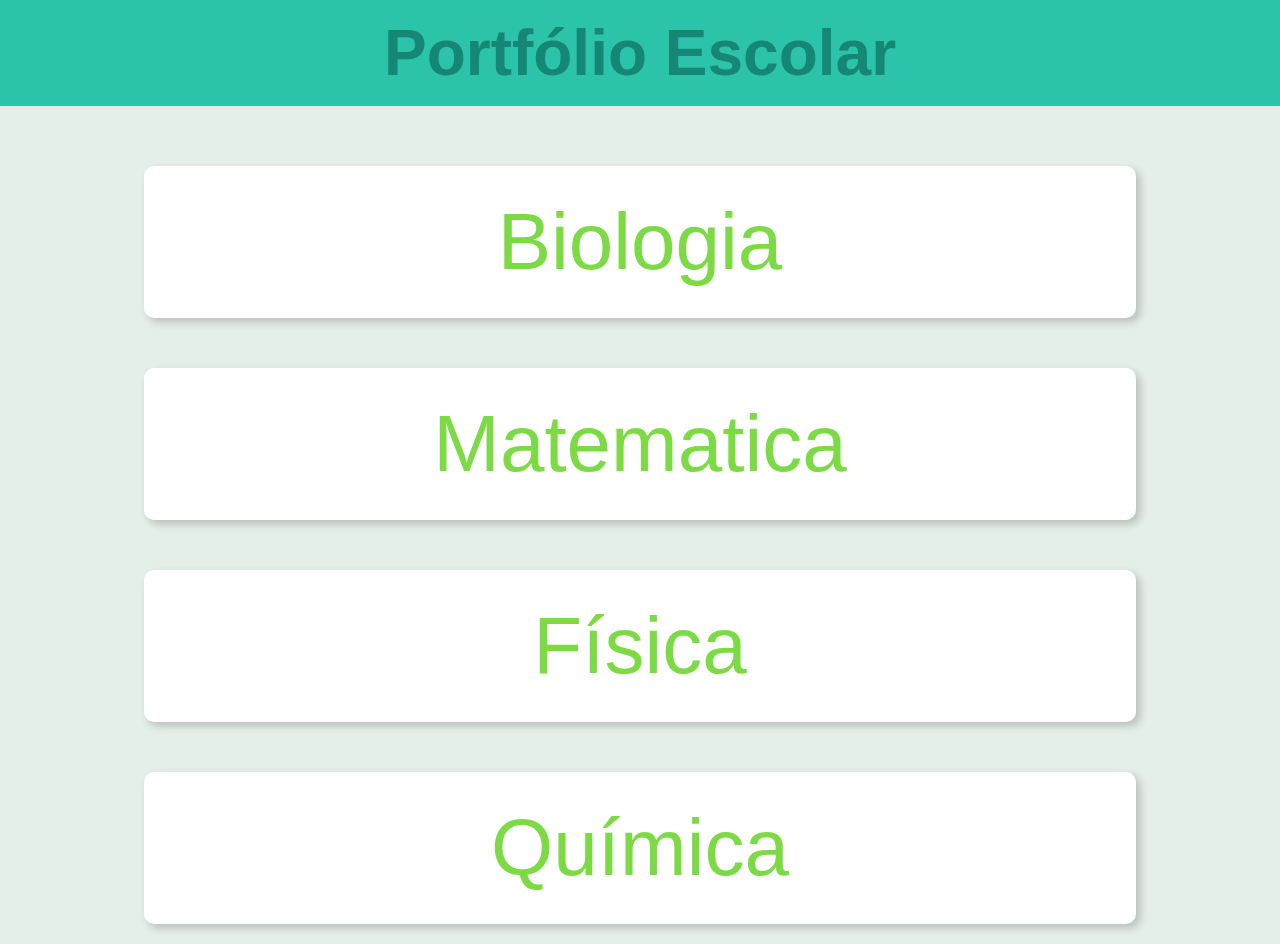
<file: index.html>
<!DOCTYPE html>
<html lang="pt-br">

<head>
    <meta charset="UTF-8">
    <meta http-equiv="X-UA-Compatible" content="IE=edge">
    <meta name="viewport" content="width=device-width, initial-scale=1.0">
    <title>Portfólio</title>
    <link rel="stylesheet" href="style.css">
    <link href="https://fonts.googleapis.com/icon?family=Material+Icons" rel="stylesheet">

</head>

<body>
    <header>
        <div class="portfolio">
            <h1>Portfólio Escolar</h1>
        </div>
    </header>
    
    <main>
        <section class="container">
            <div class="disciplina">
                <a href="biologia.html"> Biologia</a>
            </div>
           <div class="disciplina">
                <a href="matematica.html"> Matematica</a>
            </div>
            <div class="disciplina">
                <a href="fisica.html"> Física</a>
            </div>
            <div class="disciplina">
                <a href="quimica.html"> Química</a>
            </div>
        </section>
    </main>
    <footer></footer>
</body>

</html>
</file>
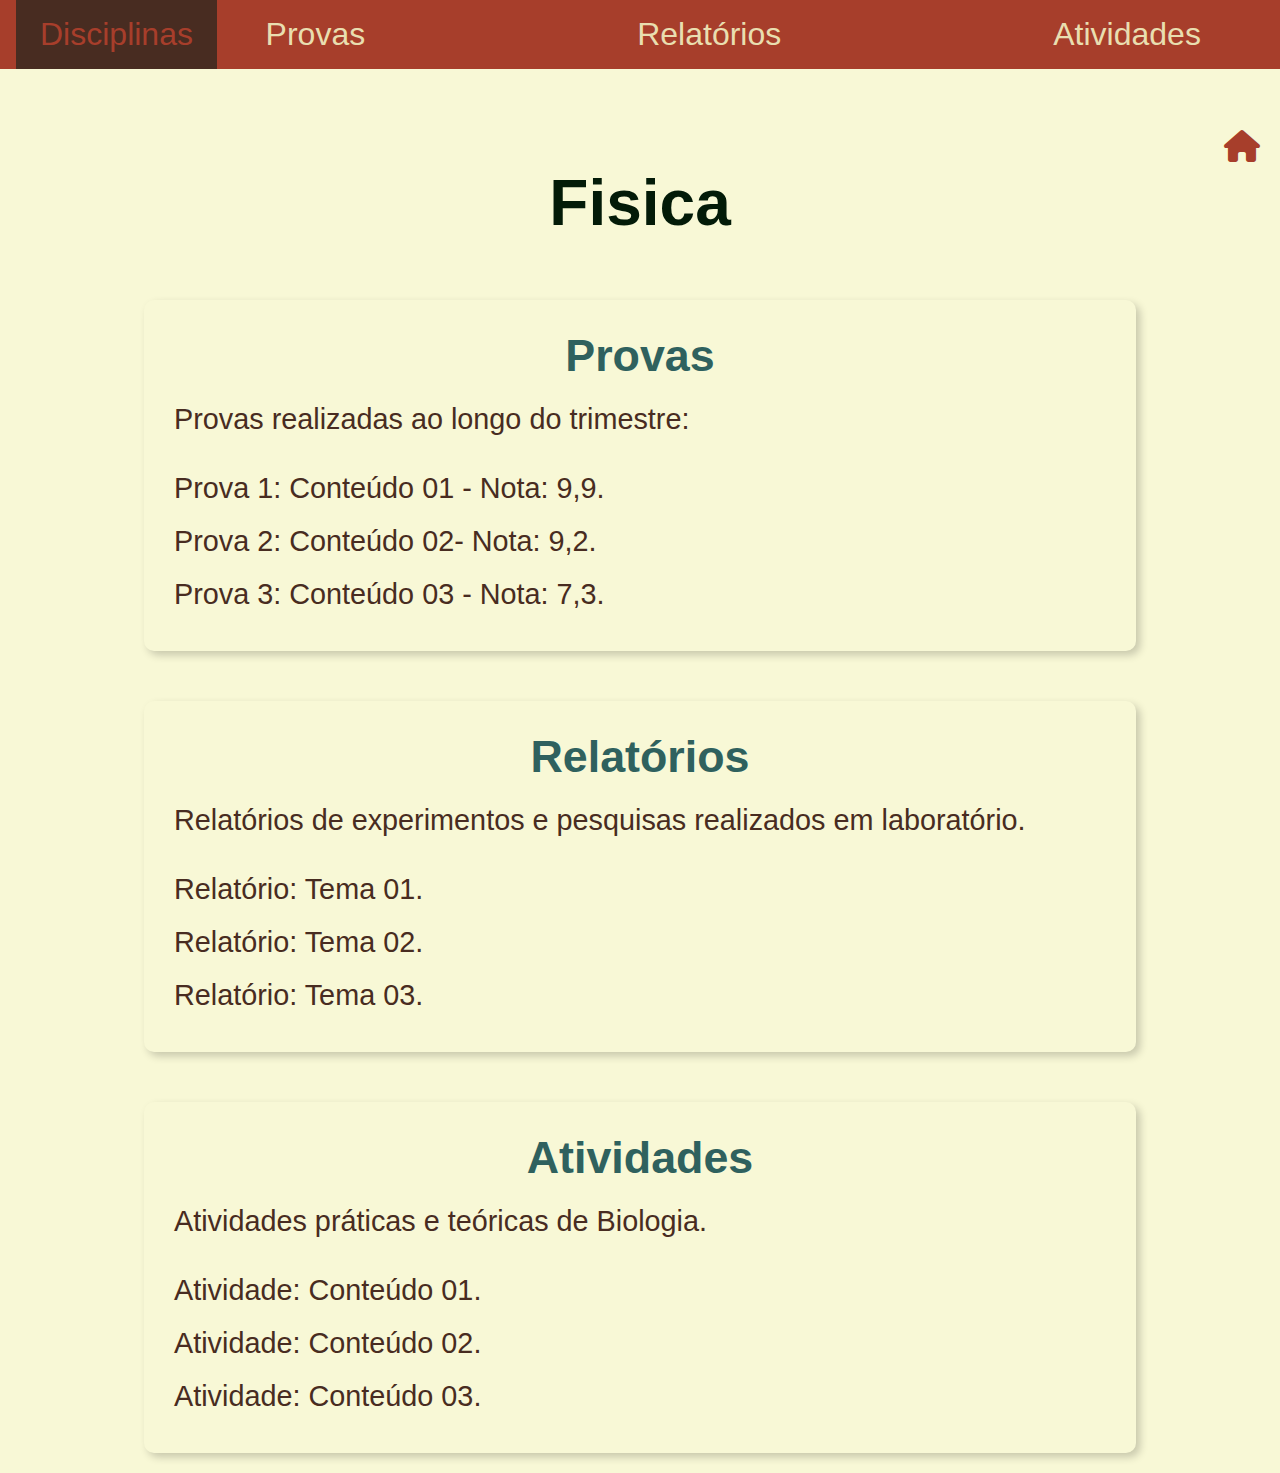
<file: fisica.html>
<!DOCTYPE html>
<html lang="en">

<head>
    
    <meta charset="UTF-8">
    <meta name="viewport" content="width=device-width, initial-scale=1.0">
    <title>Portifolio Fisica</title>
    <link rel="stylesheet" href="fisica.css">
    <link rel="stylesheet" href="https://cdnjs.cloudflare.com/ajax/libs/font-awesome/6.7.2/css/all.min.css"
        integrity="sha512-Evv84Mr4kqVGRNSgIGL/F/aIDqQb7xQ2vcrdIwxfjThSH8CSR7PBEakCr51Ck+w+/U6swU2Im1vVX0SVk9ABhg=="
        crossorigin="anonymous" referrerpolicy="no-referrer" />
    <link href="https://fonts.googleapis.com/icon?family=Material+Icons" rel="stylesheet">

</head>

<body>

    <header>

        <div class="menu-disciplina">
            <input type="checkbox" id="menu-toggle">
            <label for="menu-toggle" class="botao-disciplinas">Disciplinas</label>
            <div class="lista-vertical">
            <a href="#"> Matematica</a>
            <a href="#"> Quimica</a>
            <a href="#">Biologia</a>
           </div>
        </div>

        <div class="links-principais">
            <ul class="lista-horizontal">
                <li><a href="#provas">Provas</a></li>
                <li><a href="#relatorios">Relatórios</a></li>
                <li><a href="#atividades">Atividades</a></li>
            </ul>
        </div>
        </header>

       <main>
        <div class="home">
            <a href="./index.html"><i class="fa-solid fa-house"></i></a>
        </div>
        <h1>Fisica</h1>
        <section class="fisica-container">
            <div id="provas" class="conteudo">
                <h2>Provas</h2>
                <p>Provas realizadas ao longo do trimestre:</p>
                <ul>
                    <li>Prova 1: Conteúdo 01 - Nota: 9,9.<span class="block"> <br>Força Eletrica</span>
                    </li>
                    <li>Prova 2: Conteúdo 02- Nota: 9,2.</li>
                    <li>Prova 3: Conteúdo 03 - Nota: 7,3.</li>
                </ul>
            </div>
            <div id="relatorios" class="conteudo">
                <h2>Relatórios</h2>
                <p>Relatórios de experimentos e pesquisas realizados em laboratório.</p>
                <ul>
                    <li>Relatório: Tema 01. <span class="opacidade"> <br>Força Eletrica</span></li>
                    <li>Relatório: Tema 02.</li>
                    <li>Relatório: Tema 03.</li>
                </ul>
            </div>
            <div id="atividades" class="conteudo">
                <h2>Atividades</h2>
                <p>Atividades práticas e teóricas de Biologia.</p>
                <ul>
                    <li>Atividade: Conteúdo 01.</li>
                    <li>Atividade: Conteúdo 02.</li>
                    <li>Atividade: Conteúdo 03.</li>
                </ul>
            </div>
        </section>
    </main>
</body>

</html>
</file>
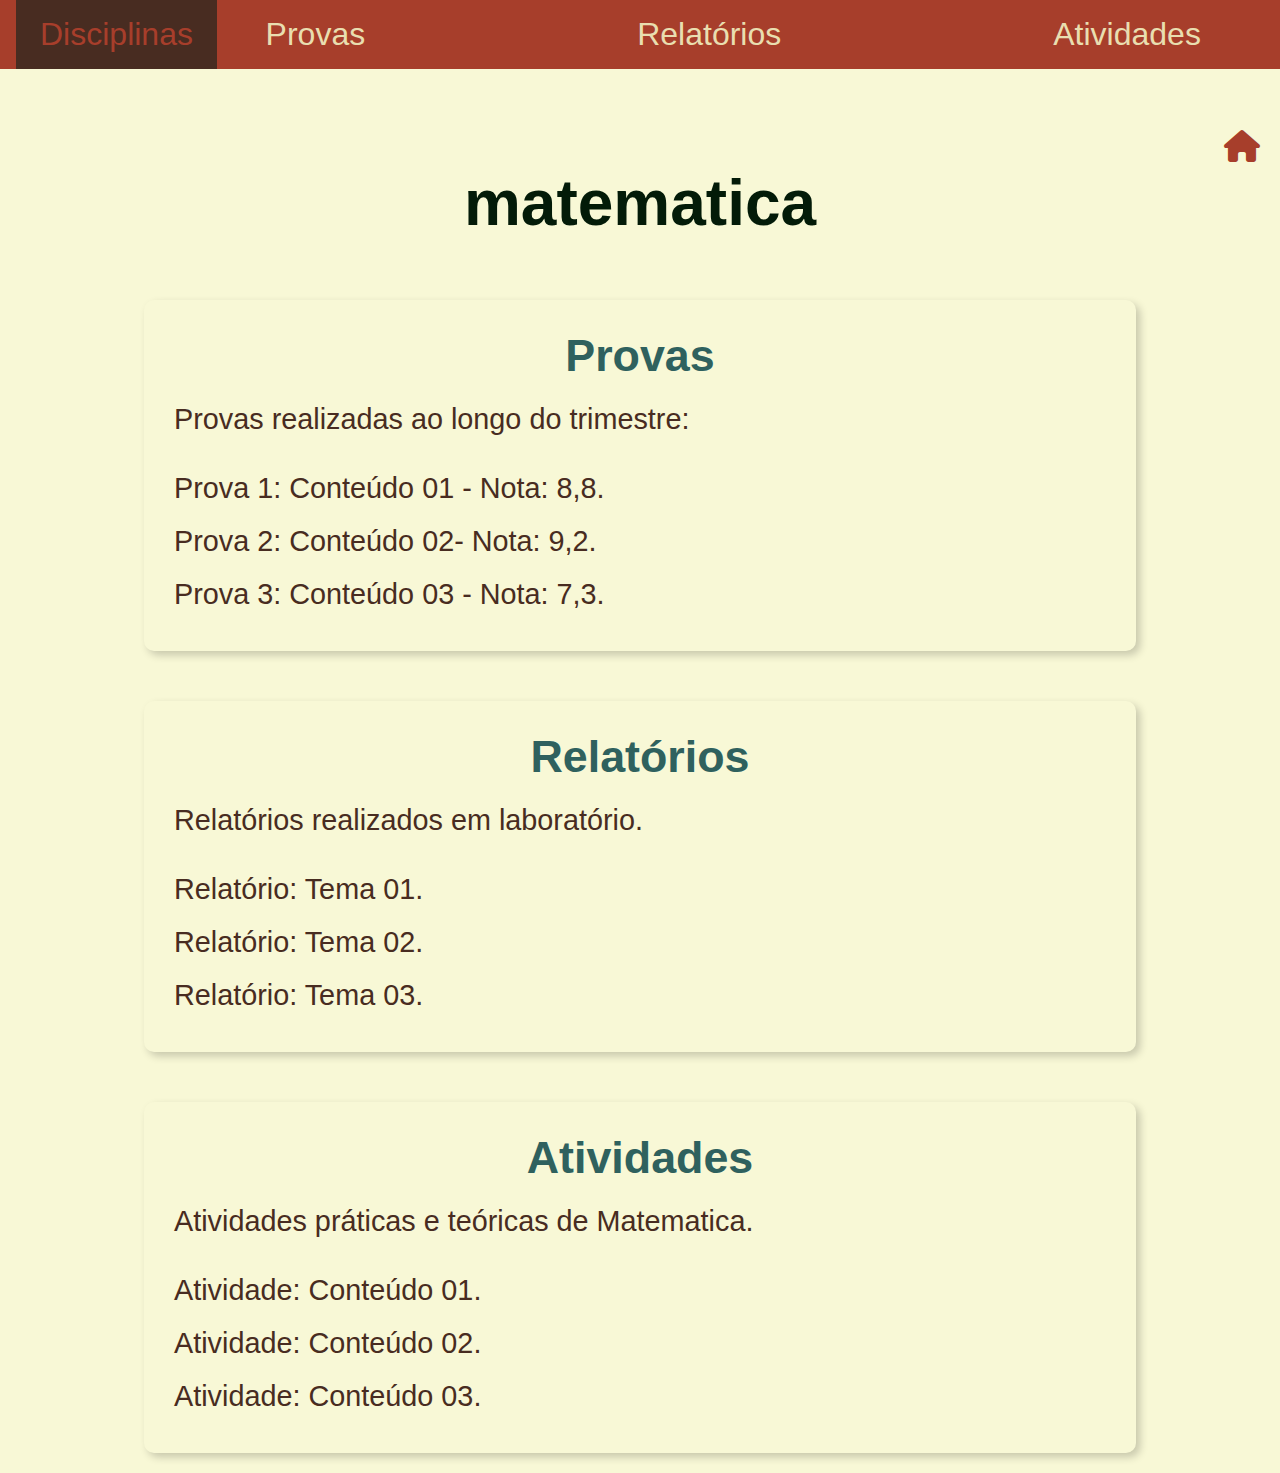
<file: matematica.html>
<!DOCTYPE html>
<html lang="pt-br">

<head>
    <meta charset="UTF-8">
    <meta http-equiv="X-UA-Compatible" content="IE=edge">
    <meta name="viewport" content="width=device-width, initial-scale=1.0">
    <title>Portfólio de Matematica</title>
    <link rel="stylesheet" href="matematica.css">
    <link rel="stylesheet" href="https://cdnjs.cloudflare.com/ajax/libs/font-awesome/6.7.2/css/all.min.css"
        integrity="sha512-Evv84Mr4kqVGRNSgIGL/F/aIDqQb7xQ2vcrdIwxfjThSH8CSR7PBEakCr51Ck+w+/U6swU2Im1vVX0SVk9ABhg=="
        crossorigin="anonymous" referrerpolicy="no-referrer" />
    <link href="https://fonts.googleapis.com/icon?family=Material+Icons" rel="stylesheet">

</head>

<body>
    <header>

        <div class="menu-disciplina">
            <input type="checkbox" id="menu-toggle">
            <label for="menu-toggle" class="botao-disciplinas">Disciplinas</label>
            <div class="lista-vertical">
                <a href="#">Matemática</a>
                <a href="#">Física</a>
                <a href="#">Química</a>
            </div>
        </div>


        <div class="links-principais">
            <ul class="lista-horizontal">
                <li><a href="#provas">Provas</a></li>
                <li><a href="#relatorios">Relatórios</a></li>
                <li><a href="#atividades">Atividades</a></li>
            </ul>
        </div>
    </header>
    <main>
        <div class="home">
            <a href="./index.html"><i class="fa-solid fa-house"></i></a>
        </div>
        <h1>matematica</h1>
        <section class="matematica-container">
            <div id="provas" class="conteudo">
                <h2>Provas</h2>
                <p>Provas realizadas ao longo do trimestre:</p>
                <ul>
                    <li>Prova 1: Conteúdo 01 - Nota: 8,8.<span class="block"> <br>prova assunto referente geometria </span>
                    </li>
                    <li>Prova 2: Conteúdo 02- Nota: 9,2.</li>
                    <li>Prova 3: Conteúdo 03 - Nota: 7,3.</li>
                </ul>
            </div>
            <div id="relatorios" class="conteudo">
                <h2>Relatórios</h2>
                <p>Relatórios realizados em laboratório.</p>
                <ul>
                    <li>Relatório: Tema 01. <span class="opacidade"> <br>Relatorio refertente a Pitagoras.</span></li>
                    <li>Relatório: Tema 02.</li>
                    <li>Relatório: Tema 03.</li>
                </ul>
            </div>
            <div id="atividades" class="conteudo">
                <h2>Atividades</h2>
                <p>Atividades práticas e teóricas de Matematica.</p>
                <ul>
                    <li>Atividade: Conteúdo 01.</li>
                    <li>Atividade: Conteúdo 02.</li>
                    <li>Atividade: Conteúdo 03.</li>
                </ul>
            </div>
        </section>
    </main>
    <footer></footer>
</body>

</html>
</file>
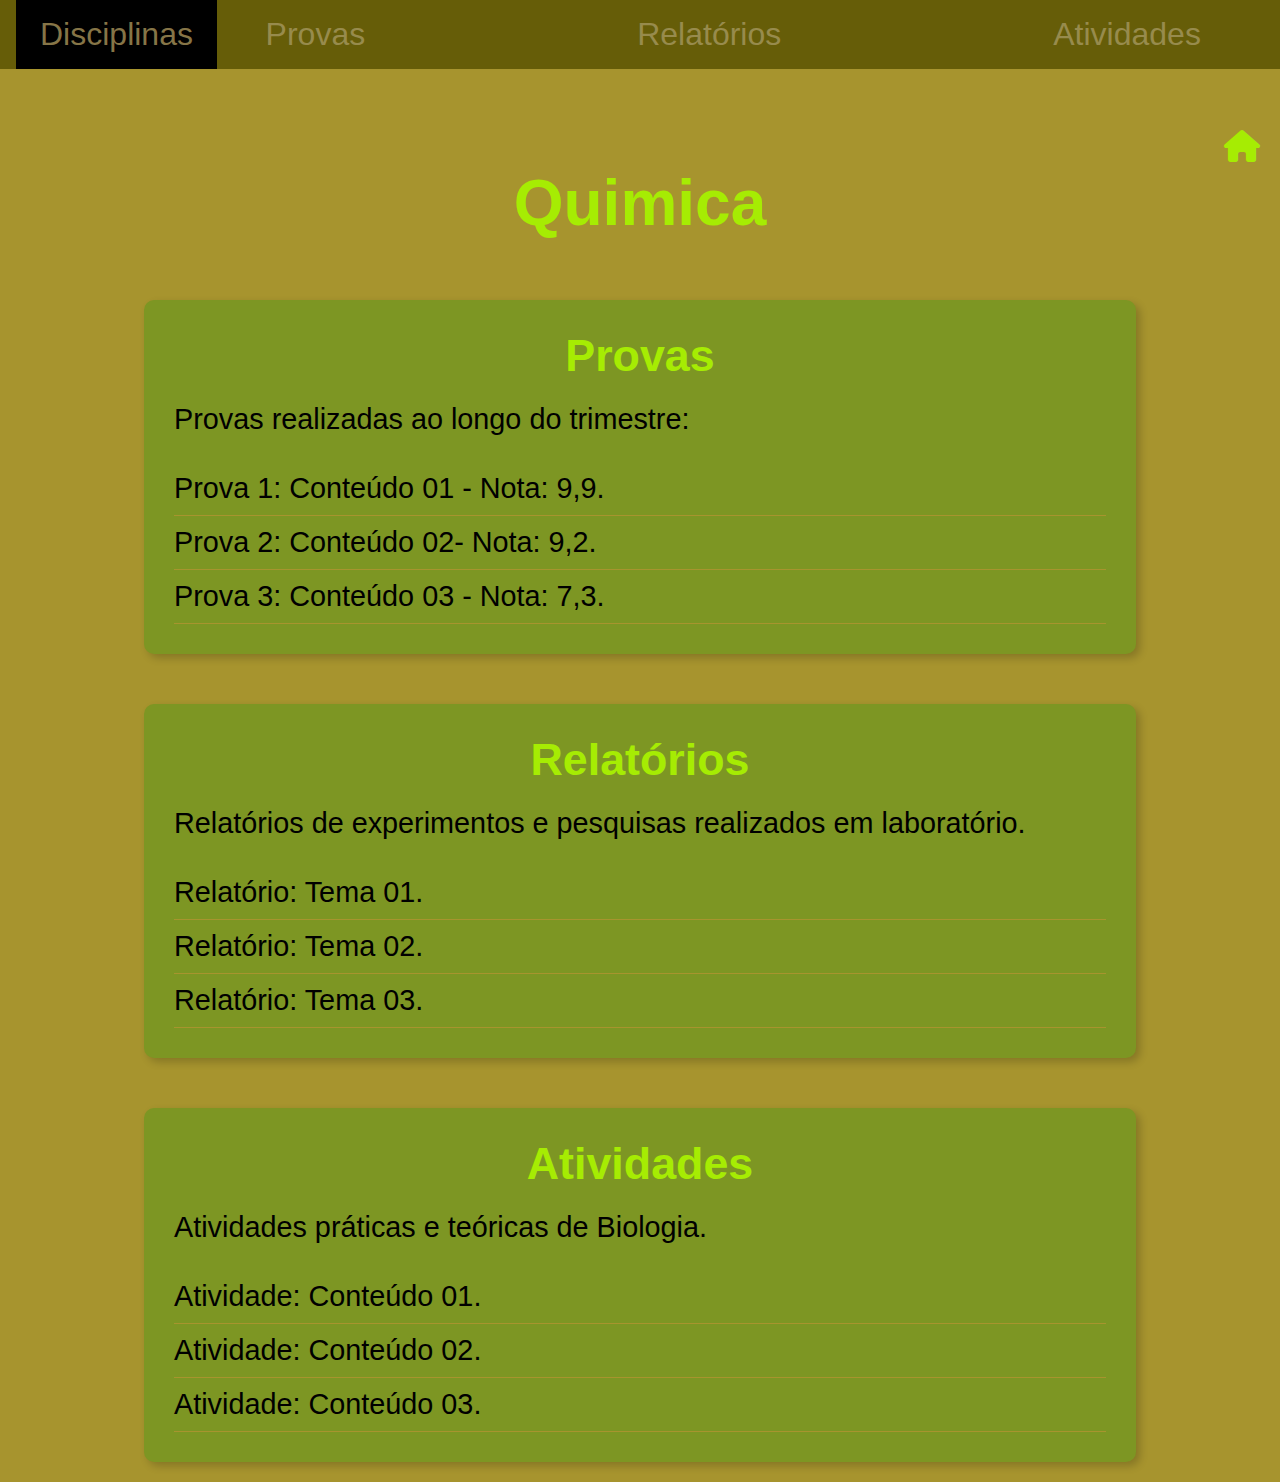
<file: quimica.html>
<!DOCTYPE html>
<html lang="en">

<head>
    
    <meta charset="UTF-8">
    <meta name="viewport" content="width=device-width, initial-scale=1.0">
    <title>Portifolio Quimica</title>
    <link rel="stylesheet" href="quimica.css">
    <link rel="stylesheet" href="https://cdnjs.cloudflare.com/ajax/libs/font-awesome/6.7.2/css/all.min.css"
        integrity="sha512-Evv84Mr4kqVGRNSgIGL/F/aIDqQb7xQ2vcrdIwxfjThSH8CSR7PBEakCr51Ck+w+/U6swU2Im1vVX0SVk9ABhg=="
        crossorigin="anonymous" referrerpolicy="no-referrer" />
    <link href="https://fonts.googleapis.com/icon?family=Material+Icons" rel="stylesheet">

</head>

<body>

    <header>

        <div class="menu-disciplina">
            <input type="checkbox" id="menu-toggle">
            <label for="menu-toggle" class="botao-disciplinas">Disciplinas</label>
            <div class="lista-vertical">
            <a href="#"> Matematica</a>
            <a href="#"> Fisica</a>
            <a href="#">Biologia</a>
           </div>
        </div>

        <div class="links-principais">
            <ul class="lista-horizontal">
                <li><a href="#provas">Provas</a></li>
                <li><a href="#relatorios">Relatórios</a></li>
                <li><a href="#atividades">Atividades</a></li>
            </ul>
        </div>
        </header>

       <main>
        <div class="home">
            <a href="./index.html"><i class="fa-solid fa-house"></i></a>
        </div>
        <h1>Quimica</h1>
        <section class="quimica-container">
            <div id="provas" class="conteudo">
                <h2>Provas</h2>
                <p>Provas realizadas ao longo do trimestre:</p>
                <ul>
                    <li>Prova 1: Conteúdo 01 - Nota: 9,9.<span class="block"> <br>Estequiometria</span>
                    </li>
                    <li>Prova 2: Conteúdo 02- Nota: 9,2.</li>
                    <li>Prova 3: Conteúdo 03 - Nota: 7,3.</li>
                </ul>
            </div>
            <div id="relatorios" class="conteudo">
                <h2>Relatórios</h2>
                <p>Relatórios de experimentos e pesquisas realizados em laboratório.</p>
                <ul>
                    <li>Relatório: Tema 01. <span class="opacidade"> <br>Estequiometria</span></li>
                    <li>Relatório: Tema 02.</li>
                    <li>Relatório: Tema 03.</li>
                </ul>
            </div>
            <div id="atividades" class="conteudo">
                <h2>Atividades</h2>
                <p>Atividades práticas e teóricas de Biologia.</p>
                <ul>
                    <li>Atividade: Conteúdo 01.</li>
                    <li>Atividade: Conteúdo 02.</li>
                    <li>Atividade: Conteúdo 03.</li>
                </ul>
            </div>
        </section>
    </main>
</body>

</html>
</file>
<file: style.css>
* {
    margin: 0;
    padding: 0;
    box-sizing: border-box;
}

:root{
    --preto: #000000;
    --marinho: #2bc4aa;
    --amarelo-claro:#168677;
    --roxo-claro:#c2c0cc;
    --verde: #7cdb45;
    --azul-claro: #E4EFE7;
    --branco: #FFFFFF;
    --marron-claro: #FAF1E6;
}

body{
    height: 100vh;
    box-sizing: border-box;
    background-color: var(--azul-claro);
    color: var(--preto);
    font-size: 16px;
    font-family: Arial, Helvetica, sans-serif;
}

header {
    display: flex; 
    width: 100%;
    background-color: var(--marinho);
    padding: 1rem;
    justify-content: center;
}

.portfolio h1{
    font-size: 4rem;
    color: var(--amarelo-claro);
}
main {
    margin: 40px auto;
    padding: 20px;
}


.container {
    display: flex;
    flex-direction: column;
    justify-content: space-between;
    align-items: center;
    gap: 50px;
    flex-wrap: wrap;
}

.disciplina {
    display: flex;
    justify-content: center;
    background-color: var(--branco);
    border-radius: 10px;
    padding: 30px;
    width: 80%;
    min-width: 280px;
    box-shadow: 4px 4px 8px rgba(0, 0, 0, 0.2);
    transition: transform 0.3s ease, box-shadow 0.3s ease;
}

.disciplina:hover {
    transform: translateY(-10px) scale(1.05);
    box-shadow: 0 0 0 25px rgba(0, 0, 0, 0.2);
}

.disciplina a {
    color: var(--verde);
    font-size: 5rem;
    text-decoration: none;
}
</file>
<file: fisica.css>
* {
    margin: 0;
    padding: 0;
    box-sizing: border-box;
}

:root {
     --verde-escuro: #031b08;
    --marrom: #482c21;
    --mostarda:#d07e0e;
    --marron-claro: #615145;
    --verde: #2f615e;
    --marfin: #f8f8d6;
    --marron-claro: #615145;
    --amarel0-claro:#e9deb0;
    --terra: #a73e2b;
}

body {
    height: 100vh;
    box-sizing: border-box;
    background-color: var(--marfin);
    color: var(--amarelo-claro);
    font-size: 16px;
    font-family: Arial, Helvetica, sans-serif;
}

header {
    display: flex;
    width: 100%;
    background-color: var(--terra);
    padding: 1rem;
    position: relative;
    justify-content: center;
}


.menu-disciplina {
    width: 20%;
    display: inline-block;
}

.botao-disciplinas {
    cursor: pointer;
    font-size: 2rem;
    background: none;
    background-color: var(--marrom);
    border: none;
    padding: 1.05rem 1.5rem;
    color: var(--terra);
}

#menu-toggle {
    display: none;
}

.lista-vertical {
    display: none;
    position: absolute;
    background-color: var(--terra);
    box-shadow: 0 2px 5px var(--terra);
    min-width: 190px;
    z-index: 1;
    left: 1rem;
    top: 100%;
}

.lista-vertical a {
    color: var(--mostarda);
    padding: 0.75rem 1rem;
    text-decoration: none;
    font-size: 2rem;
    display: block;
    text-align: center;
}

.lista-vertical a:hover {
    background-color: var(--terra);
}

#menu-toggle:checked~.lista-vertical {
    display: block;
}

#menu-toggle:checked+.botao-disciplinas {
    background-color: var(--terra);
}

.links-principais {
    width: 80%;
    display: flex;
    justify-content: space-between;
    align-items: center;
}


.lista-horizontal {
    list-style: none;
    display: flex;
    font-size: 2rem;
    gap: 17rem;
}


.lista-horizontal a {
    text-decoration: none;
    color: var(--amarel0-claro);
}

.lista-horizontal a:hover {
    color: var(--marrom);
}

main {
    margin: 40px auto;
    padding: 20px;
}

h1 {
    text-align: center;
    color: var(--verde-escuro);
    margin-bottom: 60px;
    font-size: 4rem;
}

.fisica-container {
    display: flex;
    flex-direction: column;
    justify-content: space-between;
    align-items: center;
    gap: 50px;
    flex-wrap: wrap;
}

.conteudo {
    background-color: var(--marfin);
    border-radius: 10px;
    padding: 30px;
    width: 80%;
    min-width: 280px;
    box-shadow: 4px 4px 8px rgba(0, 0, 0, 0.2);
    transition: transform 0.3s ease, box-shadow 0.3s ease;
}

.conteudo:hover {
    transform: translateY(-10px) scale(1.05);
    box-shadow: 0 0 0 25px rgba(0, 0, 0, 0.2);
}

.conteudo h2 {
    display: flex;
    justify-content: center;
    color: var(--verde);
    margin-bottom: 15px;
    font-size: 2.8rem;
}

.conteudo p {
    line-height: 1.6;
    color: var(--marrom);
    margin-bottom: 20px;
    font-size: 1.8rem;
}

.conteudo ul {
    list-style-type: none;
    font-size: 1.8rem;
}

.conteudo ul li {
    padding: 10px 0;
    border-bottom: 1px solid var(--verdeo);
    transition: transform 0.5s ease;
    color: var(--marrom);
}

.conteudo ul li:hover {
    transform: translateX(10px);
    color: var(--terra);
}

.home {
    display: flex;
    justify-content: flex-end;
}

.home a {
    font-size: 2rem;
    color: var(--terra);
}

.conteudo ul li .block {
    display: none;
}

.conteudo ul li:hover .block {
    display: block;
    text-align: justify;
    color: var(--marron-claro);
    margin-bottom: 5px;
}

.opacidade {
    display: block;
    opacity: 0;
    max-height: 0;
    overflow: hidden;
    transition: opacity 1.5s ease, max-height 1.5s ease;
    color: var(--verde);
    text-align: justify;
    margin: 0;
    padding: 0;
}

.conteudo ul li:hover .opacidade {
    opacity: 1;
    max-height: 320px;
    text-align: justify;
    color: var(--verde-escuro);
    margin-bottom: 5px;
}
</file>
<file: matematica.css>
* {
    margin: 0;
    padding: 0;
    box-sizing: border-box;
}

:root {
     --verde-escuro: #031b08;
    --marrom: #482c21;
    --mostarda:#d07e0e;
    --marron-claro: #615145;
    --verde: #2f615e;
    --marfin: #f8f8d6;
    --marron-claro: #615145;
    --amarel0-claro:#e9deb0;
    --terra: #a73e2b;
}

body {
    height: 100vh;
    box-sizing: border-box;
    background-color: var(--marfin);
    color: var(--amarelo-claro);
    font-size: 16px;
    font-family: Arial, Helvetica, sans-serif;
}

header {
    display: flex;
    width: 100%;
    background-color: var(--terra);
    padding: 1rem;
    position: relative;
    justify-content: center;
}


.menu-disciplina {
    width: 20%;
    display: inline-block;
}

.botao-disciplinas {
    cursor: pointer;
    font-size: 2rem;
    background: none;
    background-color: var(--marrom);
    border: none;
    padding: 1.05rem 1.5rem;
    color: var(--terra);
}

#menu-toggle {
    display: none;
}

.lista-vertical {
    display: none;
    position: absolute;
    background-color: var(--terra);
    box-shadow: 0 2px 5px var(--terra);
    min-width: 190px;
    z-index: 1;
    left: 1rem;
    top: 100%;
}

.lista-vertical a {
    color: var(--mostarda);
    padding: 0.75rem 1rem;
    text-decoration: none;
    font-size: 2rem;
    display: block;
    text-align: center;
}

.lista-vertical a:hover {
    background-color: var(--terra);
}

#menu-toggle:checked~.lista-vertical {
    display: block;
}

#menu-toggle:checked+.botao-disciplinas {
    background-color: var(--terra);
}

.links-principais {
    width: 80%;
    display: flex;
    justify-content: space-between;
    align-items: center;
}


.lista-horizontal {
    list-style: none;
    display: flex;
    font-size: 2rem;
    gap: 17rem;
}


.lista-horizontal a {
    text-decoration: none;
    color: var(--amarel0-claro);
}

.lista-horizontal a:hover {
    color: var(--marrom);
}

main {
    margin: 40px auto;
    padding: 20px;
}

h1 {
    text-align: center;
    color: var(--verde-escuro);
    margin-bottom: 60px;
    font-size: 4rem;
}

.matematica-container {
    display: flex;
    flex-direction: column;
    justify-content: space-between;
    align-items: center;
    gap: 50px;
    flex-wrap: wrap;
}

.conteudo {
    background-color: var(--marfin);
    border-radius: 10px;
    padding: 30px;
    width: 80%;
    min-width: 280px;
    box-shadow: 4px 4px 8px rgba(0, 0, 0, 0.2);
    transition: transform 0.3s ease, box-shadow 0.3s ease;
}

.conteudo:hover {
    transform: translateY(-10px) scale(1.05);
    box-shadow: 0 0 0 25px rgba(0, 0, 0, 0.2);
}

.conteudo h2 {
    display: flex;
    justify-content: center;
    color: var(--verde);
    margin-bottom: 15px;
    font-size: 2.8rem;
}

.conteudo p {
    line-height: 1.6;
    color: var(--marrom);
    margin-bottom: 20px;
    font-size: 1.8rem;
}

.conteudo ul {
    list-style-type: none;
    font-size: 1.8rem;
}

.conteudo ul li {
    padding: 10px 0;
    border-bottom: 1px solid var(--verdeo);
    transition: transform 0.5s ease;
    color: var(--marrom);
}

.conteudo ul li:hover {
    transform: translateX(10px);
    color: var(--terra);
}

.home {
    display: flex;
    justify-content: flex-end;
}

.home a {
    font-size: 2rem;
    color: var(--terra);
}

.conteudo ul li .block {
    display: none;
}

.conteudo ul li:hover .block {
    display: block;
    text-align: justify;
    color: var(--marron-claro);
    margin-bottom: 5px;
}

.opacidade {
    display: block;
    opacity: 0;
    max-height: 0;
    overflow: hidden;
    transition: opacity 1.5s ease, max-height 1.5s ease;
    color: var(--verde);
    text-align: justify;
    margin: 0;
    padding: 0;
}

.conteudo ul li:hover .opacidade {
    opacity: 1;
    max-height: 320px;
    text-align: justify;
    color: var(--verde-escuro);
    margin-bottom: 5px;
}
</file>
<file: quimica.css>
* {
    margin: 0;
    padding: 0;
    box-sizing: border-box;
}

:root {
    --preto: #000000;
    --marinho: #665d08;
    --amarelo-claro: #978b4d;
    --roxo-claro: #867547;
    --verde: #a6ec03;
    --azul-claro: #a7942e;
    --branco: #7d9623;
    --marron-claro: #b9c41d;
}

body {
    height: 100vh;
    box-sizing: border-box;
    background-color: var(--azul-claro);
    color: var(--amarelo-claro);
    font-size: 16px;
    font-family: Arial, Helvetica, sans-serif;
}

header {
    display: flex;
    width: 100%;
    background-color: var(--marinho);
    padding: 1rem;
    position: relative;
    justify-content: center;
}


.menu-disciplina {
    width: 20%;
    display: inline-block;
}

.botao-disciplinas {
    cursor: pointer;
    font-size: 2rem;
    background: none;
    background-color: var(--preto);
    border: none;
    padding: 1.05rem 1.5rem;
    color: var(--roxo-claro);
}

#menu-toggle {
    display: none;
}

.lista-vertical {
    display: none;
    position: absolute;
    background-color: var(--roxo-claro);
    box-shadow: 0 2px 5px var(--marinho);
    min-width: 190px;
    z-index: 1;
    left: 1rem;
    top: 100%;
}

.lista-vertical a {
    color: var(--preto);
    padding: 0.75rem 1rem;
    text-decoration: none;
    font-size: 2rem;
    display: block;
    text-align: center;
}

.lista-vertical a:hover {
    background-color: var(--amarelo-claro);
}

#menu-toggle:checked~.lista-vertical {
    display: block;
}

#menu-toggle:checked+.botao-disciplinas {
    background-color: var(--amarelo-claro);
}

.links-principais {
    width: 80%;
    display: flex;
    justify-content: space-between;
    align-items: center;
}


.lista-horizontal {
    list-style: none;
    display: flex;
    font-size: 2rem;
    gap: 17rem;
}


.lista-horizontal a {
    text-decoration: none;
    color: var(--amarelo-claro);
}

.lista-horizontal a:hover {
    color: var(--preto);
}

main {
    margin: 40px auto;
    padding: 20px;
}

h1 {
    text-align: center;
    color: var(--verde);
    margin-bottom: 60px;
    font-size: 4rem;
}

.quimica-container {
    display: flex;
    flex-direction: column;
    justify-content: space-between;
    align-items: center;
    gap: 50px;
    flex-wrap: wrap;
}

.conteudo {
    background-color: var(--branco);
    border-radius: 10px;
    padding: 30px;
    width: 80%;
    min-width: 280px;
    box-shadow: 4px 4px 8px rgba(0, 0, 0, 0.2);
    transition: transform 0.3s ease, box-shadow 0.3s ease;
}

.conteudo:hover {
    transform: translateY(-10px) scale(1.05);
    box-shadow: 0 0 0 25px rgba(0, 0, 0, 0.2);
}

.conteudo h2 {
    display: flex;
    justify-content: center;
    color: var(--verde);
    margin-bottom: 15px;
    font-size: 2.8rem;
}

.conteudo p {
    line-height: 1.6;
    color: var(--preto);
    margin-bottom: 20px;
    font-size: 1.8rem;
}

.conteudo ul {
    list-style-type: none;
    font-size: 1.8rem;
}

.conteudo ul li {
    padding: 10px 0;
    border-bottom: 1px solid var(--azul-claro);
    transition: transform 0.5s ease;
    color: var(--preto);
}

.conteudo ul li:hover {
    transform: translateX(10px);
    color: var(--verde);
}

.home {
    display: flex;
    justify-content: flex-end;
}

.home a {
    font-size: 2rem;
    color: var(--verde);
}

.conteudo ul li .block {
    display: none;
}

.conteudo ul li:hover .block {
    display: block;
    text-align: justify;
    color: var(--marinho);
    margin-bottom: 5px;
}

.opacidade {
    display: block;
    opacity: 0;
    max-height: 0;
    overflow: hidden;
    transition: opacity 1.5s ease, max-height 1.5s ease;
    color: var(--marinho);
    text-align: justify;
    margin: 0;
    padding: 0;
}

.conteudo ul li:hover .opacidade {
    opacity: 1;
    max-height: 320px;
    text-align: justify;
    color: var(--marinho);
    margin-bottom: 5px;
}
</file>
